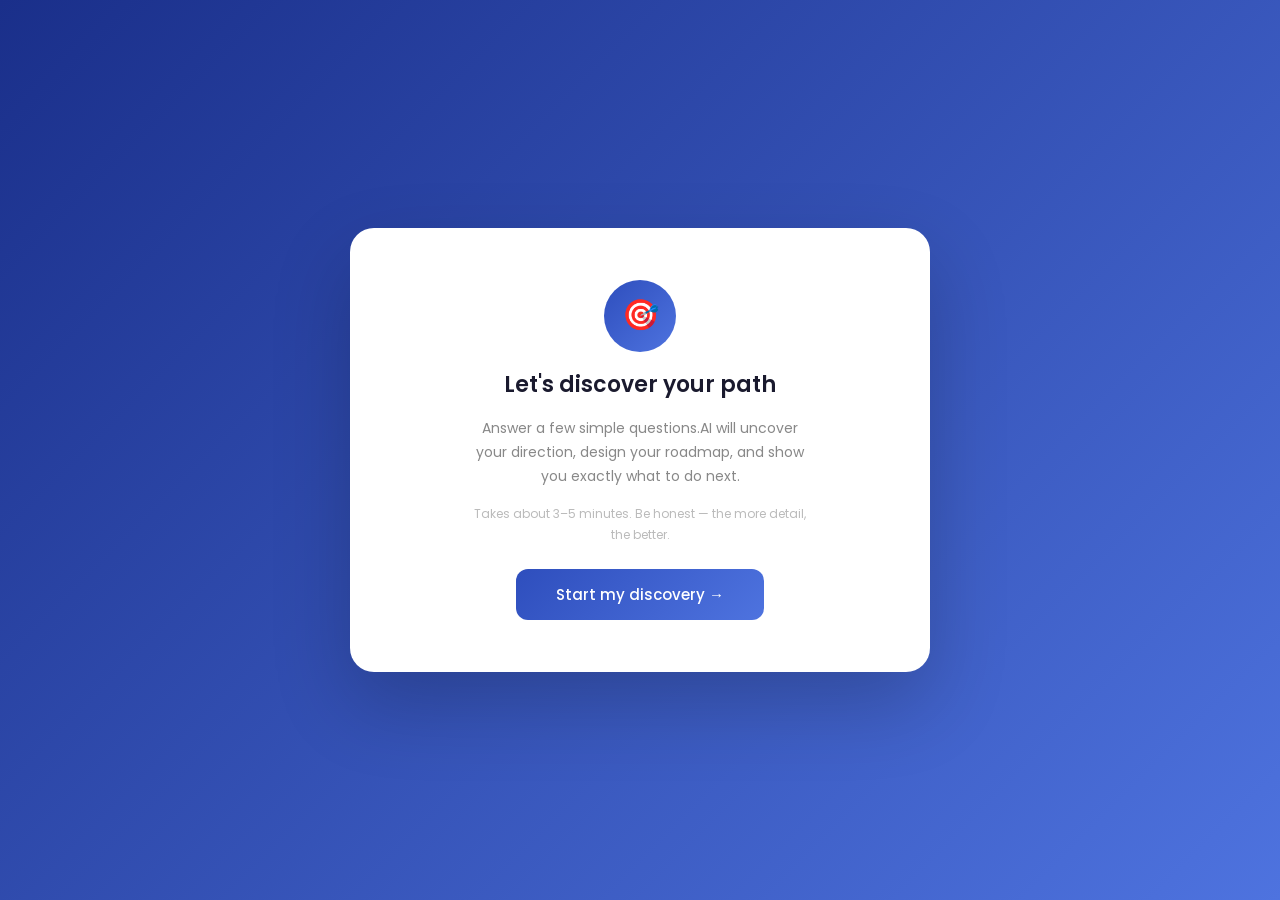
<file: templates/onboarding.html>
<!DOCTYPE html>
<html lang="en">
<head>
<meta charset="UTF-8">
<meta name="viewport" content="width=device-width, initial-scale=1.0">
<title>CareerCompass | Discovery</title>
<link href="https://fonts.googleapis.com/css2?family=Poppins:wght@300;400;500;600;700&display=swap" rel="stylesheet">
<style>
* { margin:0; padding:0; box-sizing:border-box; font-family:'Poppins',sans-serif; }

body {
    min-height:100vh;
    background:linear-gradient(135deg, #1a2f8a 0%, #4e73df 100%);
    display:flex;
    align-items:center;
    justify-content:center;
    padding:24px;
}

.card {
    background:white;
    border-radius:24px;
    padding:52px 48px;
    width:100%;
    max-width:580px;
    box-shadow:0 32px 80px rgba(0,0,0,0.2);
    min-height:420px;
    display:flex;
    flex-direction:column;
}

/* ── Progress bar ── */
.progress-wrap {
    margin-bottom:36px;
}
.progress-label {
    display:flex;
    justify-content:space-between;
    font-size:12px;
    color:#aaa;
    margin-bottom:8px;
}
.progress-track {
    height:4px;
    background:#f0f0f0;
    border-radius:4px;
    overflow:hidden;
}
.progress-fill {
    height:100%;
    background:linear-gradient(90deg, #2e4ebd, #4e73df);
    border-radius:4px;
    transition:width 0.5s ease;
    width:0%;
}

/* ── Question area ── */
.q-label {
    font-size:11px;
    font-weight:600;
    color:#4e73df;
    letter-spacing:1.5px;
    text-transform:uppercase;
    margin-bottom:14px;
}

.question-text {
    font-size:20px;
    font-weight:600;
    color:#1a1a2e;
    line-height:1.5;
    margin-bottom:8px;
    min-height:60px;
    transition:opacity 0.3s;
}

.q-hint {
    font-size:13px;
    color:#aaa;
    margin-bottom:28px;
    min-height:20px;
}

textarea {
    width:100%;
    padding:16px 18px;
    border:1.5px solid #e8e8e8;
    border-radius:12px;
    font-size:15px;
    font-family:'Poppins',sans-serif;
    resize:none;
    outline:none;
    transition:border 0.2s, box-shadow 0.2s;
    color:#1a1a1a;
    height:110px;
    line-height:1.6;
}
textarea:focus {
    border-color:#4e73df;
    box-shadow:0 0 0 3px rgba(78,115,223,0.1);
}

.char-count {
    text-align:right;
    font-size:12px;
    color:#ccc;
    margin-top:6px;
    margin-bottom:16px;
}

.next-btn {
    width:100%;
    padding:15px;
    background:linear-gradient(135deg, #2e4ebd, #4e73df);
    color:white;
    border:none;
    border-radius:12px;
    font-size:15px;
    font-weight:500;
    cursor:pointer;
    transition:opacity 0.2s, transform 0.1s;
    margin-top:auto;
}
.next-btn:hover    { opacity:0.9; }
.next-btn:active   { transform:scale(0.99); }
.next-btn:disabled { opacity:0.45; cursor:not-allowed; }

/* ── Loader state ── */
.loader-wrap {
    display:none;
    flex-direction:column;
    align-items:center;
    justify-content:center;
    flex:1;
    gap:20px;
    padding:40px 0;
}
.loader-wrap.show { display:flex; }

.spinner-ring {
    width:48px; height:48px;
    border:3px solid #f0f0f0;
    border-top-color:#4e73df;
    border-radius:50%;
    animation:spin 0.8s linear infinite;
}
@keyframes spin { to { transform:rotate(360deg); } }

.loader-text {
    font-size:15px;
    color:#888;
    text-align:center;
}
.loader-sub {
    font-size:13px;
    color:#bbb;
    text-align:center;
}

/* ── Summary screen ── */
.summary-screen {
    display:none;
    flex-direction:column;
    flex:1;
}
.summary-screen.show { display:flex; }

.summary-header {
    margin-bottom:24px;
}
.summary-header h2 {
    font-size:22px;
    font-weight:600;
    color:#1a1a2e;
    margin-bottom:6px;
}
.summary-header p {
    font-size:13px;
    color:#aaa;
}

.summary-body {
    background:#f8f9ff;
    border:1px solid #e0e6ff;
    border-radius:14px;
    padding:24px;
    font-size:14px;
    color:#2a2a3e;
    line-height:1.85;
    flex:1;
    overflow-y:auto;
    white-space:pre-wrap;
    max-height:340px;
}

/* Bold markdown rendering */
.summary-body strong {
    color:#2e4ebd;
    font-weight:600;
}

.dashboard-btn {
    width:100%;
    padding:15px;
    background:#1a2f8a;
    color:white;
    border:none;
    border-radius:12px;
    font-size:15px;
    font-weight:500;
    cursor:pointer;
    margin-top:20px;
    transition:background 0.2s;
}
.dashboard-btn:hover { background:#142470; }

/* ── Intro screen ── */
.intro-screen {
    display:flex;
    flex-direction:column;
    align-items:center;
    justify-content:center;
    flex:1;
    text-align:center;
    gap:16px;
}

.intro-icon {
    width:72px; height:72px;
    background:linear-gradient(135deg,#2e4ebd,#4e73df);
    border-radius:50%;
    display:flex;
    align-items:center;
    justify-content:center;
    font-size:30px;
}

.intro-screen h2 { font-size:22px; font-weight:600; color:#1a1a2e; }
.intro-screen p  { font-size:14px; color:#888; max-width:340px; line-height:1.7; }

.start-btn {
    padding:14px 40px;
    background:linear-gradient(135deg,#2e4ebd,#4e73df);
    color:white;
    border:none;
    border-radius:12px;
    font-size:15px;
    font-weight:500;
    cursor:pointer;
    margin-top:8px;
}

@media(max-width:600px){
    .card { padding:36px 28px; }
    .question-text { font-size:17px; }
}
</style>
</head>
<body>

<div class="card" id="main-card">

    <!-- ── INTRO SCREEN ── -->
    <div class="intro-screen" id="intro-screen">
        <div class="intro-icon">&#127919;</div>
        <h2>Let's discover your path</h2>
        <p>
           Answer a few simple questions.AI will uncover your direction, design your roadmap, and show you exactly what to do next.
        </p>
        <p style="font-size:12px;color:#bbb;">Takes about 3–5 minutes. Be honest — the more detail, the better.</p>
        <button class="start-btn" onclick="startOnboarding()">Start my discovery →</button>
    </div>

    <!-- ── QUESTION SCREEN ── -->
    <div id="question-screen" style="display:none; flex-direction:column; flex:1;">

        <div class="progress-wrap">
            <div class="progress-label">
                <span id="progress-label-text">Question 1 of 4</span>
                <span id="progress-pct">0%</span>
            </div>
            <div class="progress-track">
                <div class="progress-fill" id="progress-fill"></div>
            </div>
        </div>

        <div class="q-label" id="q-label">Career Discovery</div>
        <div class="question-text" id="question-text">Loading your question...</div>
        <div class="q-hint" id="q-hint">Take your time — there are no wrong answers.</div>

        <textarea
            id="answer-input"
            placeholder="Type your answer here..."
            oninput="updateChar()"
            onkeydown="handleKey(event)"
        ></textarea>
        <div class="char-count"><span id="char-count">0</span> characters</div>

        <button class="next-btn" id="next-btn" onclick="submitAnswer()" disabled>
            Continue →
        </button>
    </div>

    <!-- ── LOADER ── -->
    <div class="loader-wrap" id="loader-wrap">
        <div class="spinner-ring"></div>
        <div class="loader-text" id="loader-text">Analysing your answer...</div>
        <div class="loader-sub" id="loader-sub">Generating your next question</div>
    </div>

    <!-- ── SUMMARY SCREEN ── -->
    <div class="summary-screen" id="summary-screen">
        <div class="summary-header">
            <h2>Your career analysis</h2>
            <p>Based on your 4 answers — personalised only for you.</p>
        </div>
        <div class="summary-body" id="summary-body">Generating your analysis...</div>
        <button class="dashboard-btn" onclick="window.location.href='/dashboard'">
            Go to my dashboard →
        </button>
    </div>

</div>

<script>
let currentQuestion     = "";
let currentQuestionNum  = 0;
let isSubmitting        = false;

// ── Show/hide helpers ─────────────────────────────────────────────────────────
function showScreen(name) {
    document.getElementById("intro-screen").style.display    = "none";
    document.getElementById("question-screen").style.display = "none";
    document.getElementById("loader-wrap").classList.remove("show");
    document.getElementById("summary-screen").classList.remove("show");

    if (name === "intro") {
        document.getElementById("intro-screen").style.display = "flex";
    } else if (name === "question") {
        document.getElementById("question-screen").style.display = "flex";
    } else if (name === "loader") {
        document.getElementById("loader-wrap").classList.add("show");
    } else if (name === "summary") {
        document.getElementById("summary-screen").classList.add("show");
    }
}

// ── Update progress bar ───────────────────────────────────────────────────────
function updateProgress(qNum) {
    const pct = Math.round(((qNum - 1) / 4) * 100);
    document.getElementById("progress-fill").style.width    = pct + "%";
    document.getElementById("progress-pct").innerText       = pct + "%";
    document.getElementById("progress-label-text").innerText = `Question ${qNum} of 4`;
}

// ── Char counter + enable button ─────────────────────────────────────────────
function updateChar() {
    const val = document.getElementById("answer-input").value;
    document.getElementById("char-count").innerText = val.length;
    document.getElementById("next-btn").disabled    = val.trim().length < 10;
}

// ── Allow Ctrl+Enter to submit ────────────────────────────────────────────────
function handleKey(e) {
    if (e.key === "Enter" && e.ctrlKey) submitAnswer();
}

// ── Display a question on screen ──────────────────────────────────────────────
function displayQuestion(questionText, qNum) {
    currentQuestion    = questionText;
    currentQuestionNum = qNum;

    document.getElementById("question-text").innerText = questionText;
    document.getElementById("q-label").innerText       = `Question ${qNum} of 4`;
    document.getElementById("answer-input").value      = "";
    document.getElementById("char-count").innerText    = "0";
    document.getElementById("next-btn").disabled       = true;

    const hints = [
        "Take your time — there are no wrong answers.",
        "Be specific — the more detail, the better your analysis.",
        "Think about what's really holding you back.",
        "This is your last question — make it count."
    ];
    document.getElementById("q-hint").innerText = hints[qNum - 1] || "";

    updateProgress(qNum);
    showScreen("question");
    document.getElementById("answer-input").focus();
}

// ── Bold **text** in summary ──────────────────────────────────────────────────
function renderMarkdown(text) {
    return text.replace(/\*\*(.*?)\*\*/g, "<strong>$1</strong>");
}

// ── STEP 1: Start onboarding — fetch Q1 ──────────────────────────────────────
async function startOnboarding() {
    showScreen("loader");
    document.getElementById("loader-text").innerText = "Preparing your session...";
    document.getElementById("loader-sub").innerText  = "Setting up question 1";

    try {
        const res  = await fetch("/onboarding/q1", { method:"POST" });
        const data = await res.json();
        displayQuestion(data.question, 1);
    } catch(e) {
        alert("Could not start session. Please refresh and try again.");
        showScreen("intro");
    }
}

// ── STEP 2+: Submit answer → get next question or finish ──────────────────────
async function submitAnswer() {
    if (isSubmitting) return;
    const answer = document.getElementById("answer-input").value.trim();
    if (answer.length < 10) return;

    isSubmitting = true;
    document.getElementById("next-btn").disabled = true;

    const isLastQuestion = currentQuestionNum >= 4;

    // Show loader
    showScreen("loader");
    if (isLastQuestion) {
        document.getElementById("loader-text").innerText = "Processing your answers...";
        document.getElementById("loader-sub").innerText  = "Building your personalised analysis";
    } else {
        document.getElementById("loader-text").innerText = "Analysing your answer...";
        document.getElementById("loader-sub").innerText  = `Generating question ${currentQuestionNum + 1}`;
    }

    try {
        // Send answer to backend
        const res = await fetch("/onboarding/answer", {
            method: "POST",
            headers: { "Content-Type": "application/json" },
            body: JSON.stringify({
                question:        currentQuestion,
                answer:          answer,
                question_number: currentQuestionNum
            })
        });
        const data = await res.json();

        if (data.status === "done") {
            // All 4 answers collected — now generate summary
            await generateSummary();
        } else {
            // Show next question
            displayQuestion(data.question, data.question_number);
        }

    } catch(e) {
        alert("Something went wrong. Please try again.");
        displayQuestion(currentQuestion, currentQuestionNum);
    } finally {
        isSubmitting = false;
    }
}

// ── FINAL: Generate and display summary ───────────────────────────────────────
async function generateSummary() {
    showScreen("loader");
    document.getElementById("loader-text").innerText = "Writing your career analysis...";
    document.getElementById("loader-sub").innerText  = "This takes 10–20 seconds — worth the wait";

    try {
        const res  = await fetch("/onboarding/finish", { method:"POST" });
        const data = await res.json();

        if (data.error) {
            alert("Could not generate summary. Please try again.");
            return;
        }

        // Render summary with markdown bold
        document.getElementById("summary-body").innerHTML = renderMarkdown(data.summary);
        showScreen("summary");

        // Scroll summary to top
        document.getElementById("summary-body").scrollTop = 0;

    } catch(e) {
        alert("Summary generation failed. Please try again.");
    }
}
</script>

</body>
</html>
</file>
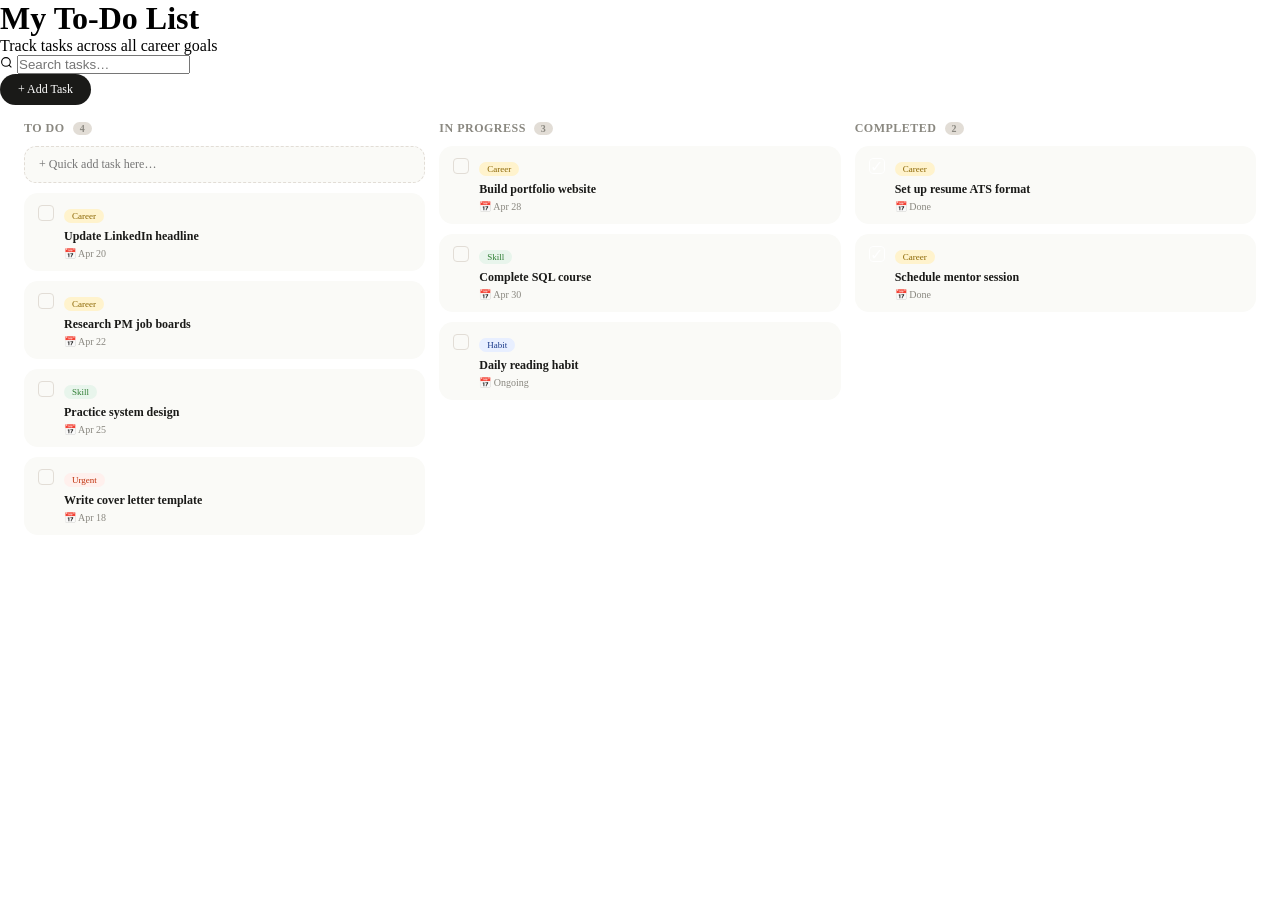
<file: templates/todo.html>
<!DOCTYPE html>
<html lang="en">
<head>
<meta charset="UTF-8">
<meta name="viewport" content="width=device-width, initial-scale=1.0">
<title>CareerPath – Mentor Dashboard</title>
<link href="https://fonts.googleapis.com/css2?family=DM+Serif+Display:ital@0;1&family=DM+Sans:wght@300;400;500;600&display=swap" rel="stylesheet">
<style>
  :root {
    --bg: #F0EDE6;
    --surface: #FAFAF7;
    --dark: #1A1A18;
    --muted: #8A8880;
    --accent-yellow: #E8C84A;
    --accent-red: #E05C3A;
    --accent-green: #6DBF82;
    --accent-blue: #4A8CE8;
    --border: #E2DDD6;
    --card-shadow: 0 2px 16px rgba(0,0,0,0.06);
  }

  * { margin: 0; padding: 0; box-sizing: border-box; }
/* ── TODO PAGE ── */
  .todo-page-inner{flex:1;overflow-y:auto;padding:16px 24px 24px;}
  .todo-header-row{display:flex;align-items:center;justify-content:space-between;margin-bottom:16px;}
  .todo-header-row h2{font-size:18px;font-weight:500;}
  .btn-add-task{background:var(--dark);color:#fff;border:none;border-radius:22px;padding:8px 18px;font-size:12px;font-family:inherit;cursor:pointer;display:flex;align-items:center;gap:6px;}
  .todo-cols{display:grid;grid-template-columns:1fr 1fr 1fr;gap:14px;}
  .todo-col-title{font-size:12px;font-weight:600;color:var(--muted);text-transform:uppercase;letter-spacing:0.5px;margin-bottom:10px;display:flex;align-items:center;gap:8px;}
  .col-count{background:var(--border);color:var(--muted);border-radius:20px;padding:1px 7px;font-size:10px;}
  .task-card{background:var(--surface);border-radius:14px;padding:12px 14px;margin-bottom:10px;box-shadow:var(--shadow);cursor:pointer;transition:transform 0.1s;}
  .task-card:hover{transform:translateY(-1px);}
  .task-tag{display:inline-block;font-size:9px;padding:2px 8px;border-radius:20px;margin-bottom:6px;font-weight:500;}
  .tag-career{background:#FFF3CD;color:#8A6500;}
  .tag-skill{background:#E8F5EC;color:#2E7D32;}
  .tag-habit{background:#E8EFFF;color:#1A3A8A;}
  .tag-urgent{background:#FFF0ED;color:#C0300A;}
  .task-name{font-size:12px;font-weight:600;color:var(--dark);margin-bottom:4px;}
  .task-meta{font-size:10px;color:var(--muted);}
  .task-check{width:16px;height:16px;border-radius:4px;border:1.5px solid var(--border);display:inline-flex;align-items:center;justify-content:center;cursor:pointer;flex-shrink:0;transition:all 0.15s;}
  .task-check.checked{background:var(--green);border-color:var(--green);color:#fff;}
  .task-row{display:flex;align-items:flex-start;gap:10px;}
  .add-task-input{width:100%;background:var(--surface);border:1px dashed var(--border);border-radius:12px;padding:10px 14px;font-size:12px;font-family:inherit;color:var(--dark);outline:none;margin-bottom:10px;}
  .add-task-input:focus{border-color:var(--yellow);}

</style>

 <!-- ── TODO PAGE ── -->
  <div class="page" id="page-todo">
    <div class="topbar">
      <div class="greeting"><h1>My To-Do List</h1><p>Track tasks across all career goals</p></div>
      <div class="topbar-right">
        <div class="search-wrap">
          <div class="search-bar">
            <svg width="13" height="13" fill="none" stroke="currentColor" stroke-width="2" viewBox="0 0 24 24"><circle cx="11" cy="11" r="8"/><line x1="21" y1="21" x2="16.65" y2="16.65"/></svg>
            <input class="search-input" placeholder="Search tasks…" oninput="filterTasks(this.value)">
          </div>
        </div>
        <button class="btn-add-task" onclick="addTask()">+ Add Task</button>
      </div>
    </div>
    <div class="todo-page-inner">
      <div class="todo-cols">
        <div>
          <div class="todo-col-title">To Do <span class="col-count" id="todo-count">4</span></div>
          <input class="add-task-input" placeholder="+ Quick add task here…" onkeydown="quickAdd(event,'todo')">
          <div id="col-todo"></div>
        </div>
        <div>
          <div class="todo-col-title">In Progress <span class="col-count" id="prog-count">3</span></div>
          <div id="col-prog"></div>
        </div>
        <div>
          <div class="todo-col-title">Completed <span class="col-count" id="done-count">2</span></div>
          <div id="col-done"></div>
        </div>
      </div>
    </div>
  </div>
 </div><!-- /grid -->
</main>

<script>
let tasks={
  todo:[
    {id:1,name:'Update LinkedIn headline',tag:'Career',tagCls:'tag-career',due:'Apr 20'},
    {id:2,name:'Research PM job boards',tag:'Career',tagCls:'tag-career',due:'Apr 22'},
    {id:3,name:'Practice system design',tag:'Skill',tagCls:'tag-skill',due:'Apr 25'},
    {id:4,name:'Write cover letter template',tag:'Urgent',tagCls:'tag-urgent',due:'Apr 18'},
  ],
  prog:[
    {id:5,name:'Build portfolio website',tag:'Career',tagCls:'tag-career',due:'Apr 28'},
    {id:6,name:'Complete SQL course',tag:'Skill',tagCls:'tag-skill',due:'Apr 30'},
    {id:7,name:'Daily reading habit',tag:'Habit',tagCls:'tag-habit',due:'Ongoing'},
  ],
  done:[
    {id:8,name:'Set up resume ATS format',tag:'Career',tagCls:'tag-career',due:'Done'},
    {id:9,name:'Schedule mentor session',tag:'Career',tagCls:'tag-career',due:'Done'},
  ]
};

function renderTodos(){
  ['todo','prog','done'].forEach(col=>{
    const id=col==='todo'?'col-todo':col==='prog'?'col-prog':'col-done';
    const data=tasks[col];

    document.getElementById(id).innerHTML=data.map(t=>`
      <div class="task-card">
        <div class="task-row">
          <div class="task-check ${col==='done'?'checked':''}" onclick="toggleCheck(${t.id},'${col}')">${col==='done'?'✓':''}</div>
          <div style="flex:1">
            <span class="task-tag ${t.tagCls}">${t.tag}</span>
            <div class="task-name">${t.name}</div>
            <div class="task-meta">📅 ${t.due}</div>
          </div>
        </div>
      </div>
    `).join('');
  });
}

function toggleCheck(id,col){
  if(col==='done'){
    const t=tasks.done.find(x=>x.id===id);
    if(t){
      tasks.todo.push({...t,due:'Reopened'});
      tasks.done=tasks.done.filter(x=>x.id!==id);
    }
  } else {
    let t=tasks[col].find(x=>x.id===id);
    if(t){
      tasks.done.push({...t,due:'Done'});
      tasks[col]=tasks[col].filter(x=>x.id!==id);
    }
  }
  renderTodos();
}

let taskIdCounter=20;

function addTask(){
  const name=prompt('Task name:','');
  if(!name) return;

  tasks.todo.push({
    id:taskIdCounter++,
    name,
    tag:'Career',
    tagCls:'tag-career',
    due:'No date'
  });

  renderTodos();
}

function quickAdd(e,col){
  if(e.key==='Enter' && e.target.value.trim()){
    tasks[col].push({
      id:taskIdCounter++,
      name:e.target.value.trim(),
      tag:'Career',
      tagCls:'tag-career',
      due:'No date'
    });
    e.target.value='';
    renderTodos();
  }
}

function filterTasks(val){
  const q=val.toLowerCase();
  document.querySelectorAll('.task-card').forEach(c=>{
    const n=c.querySelector('.task-name').textContent.toLowerCase();
    c.style.display=n.includes(q)?'':'none';
  });
}

window.onload=renderTodos;
</script>
</file>
